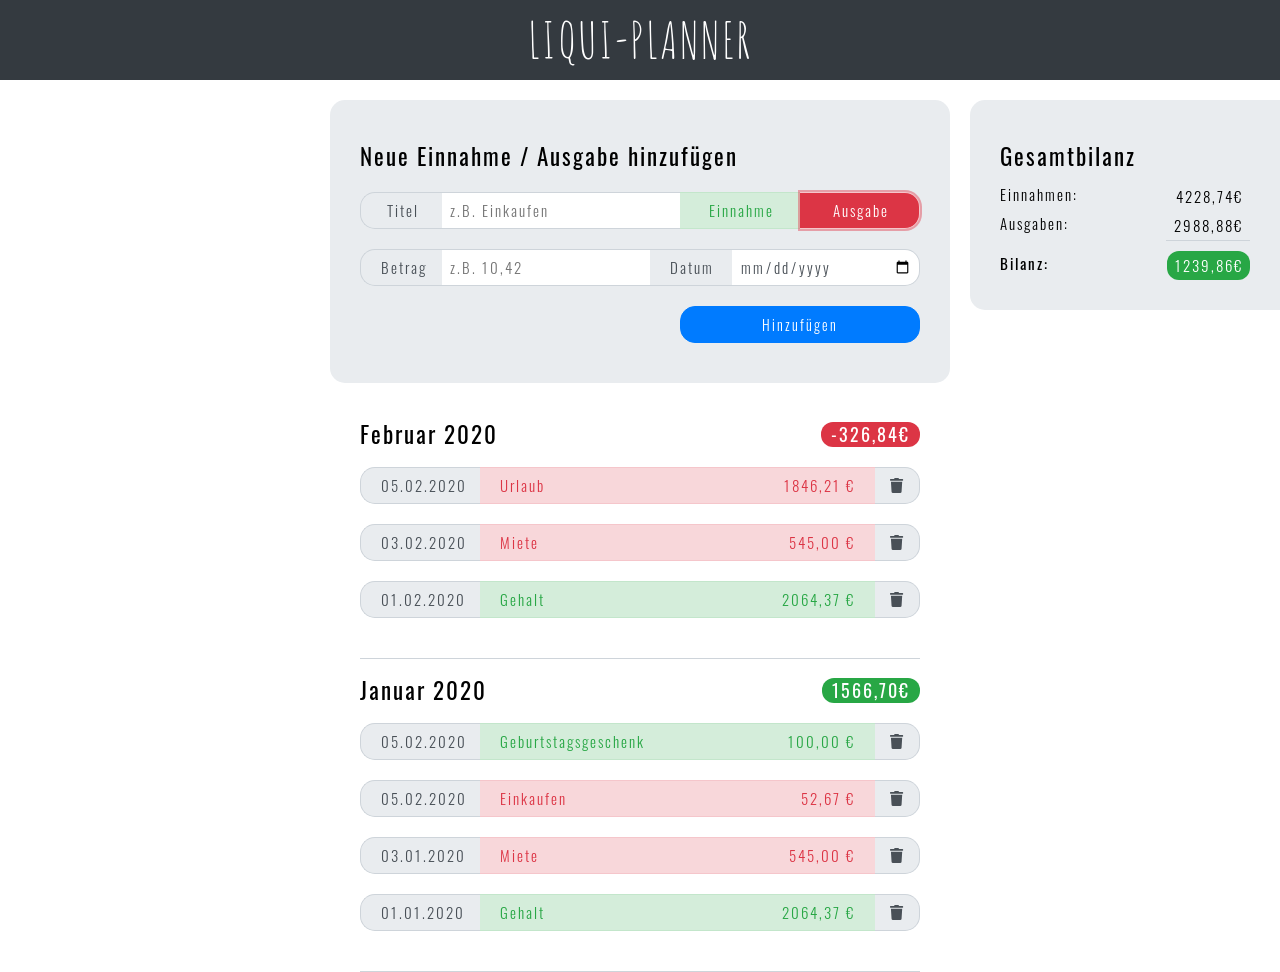
<file: JavaScript Komplettkurs/Liqui Planner Project/index.html>
<!DOCTYPE html>
<html lang="de">

<head>
    <meta charset="UTF-8">
    <meta name="viewport" content="width=device-width, initial-scale=1.0">
    <title>LIQUI-PLANNER</title>
    <!-- Favicons -->
    <link rel="apple-touch-icon" sizes="120x120" href="./src/img/fav/apple-touch-icon.png">
    <link rel="icon" type="image/png" sizes="32x32" href="./src/img/fav/favicon-32x32.png">
    <link rel="icon" type="image/png" sizes="16x16" href="./src/img/fav/favicon-16x16.png">
    <link rel="manifest" href="./src/img/fav/site.webmanifest">
    <link rel="mask-icon" href="./src/img/fav/safari-pinned-tab.svg" color="#5bbad5">
    <meta name="msapplication-TileColor" content="#ffc40d">
    <meta name="theme-color" content="#ffffff">
    <!-- Stylesheet -->
    <link rel="stylesheet" href="./src/css/style.min.css">
</head>

<body>

    <!-- Navigationsleiste -->
    <nav id="navigationsleiste">
        <a href="index.html"><span id="markenname">Liqui-Planner</span></a>
    </nav>

    <!-- Eingabeformular -->
    <section id="eingabeformular-container">
        <!-- Formular -->
        <form id="eingabeformular" action="#" method="get"></form>
        <!-- Titel -->
        <div class="eingabeformular-zeile">
            <h1>Neue Einnahme / Ausgabe hinzufügen</h1>
        </div>
        <!-- Titel-Typ-Eingabezeile -->
        <div class="eingabeformular-zeile">
            <div class="titel-typ-eingabe-gruppe">
                <label for="titel">Titel</label>
                <input type="text" id="titel" form="eingabeformular" name="titel" placeholder="z.B. Einkaufen" size="10" title="Titel des Eintrags">
                <input type="radio" id="einnahme" name="typ" value="einnahme" form="eingabeformular" title="Typ des Eintrags">
                <label for="einnahme" title="Typ des Eintrags">Einnahme</label>
                <input type="radio" id="ausgabe" name="typ" value="ausgabe" form="eingabeformular" title="Typ des Eintrags" checked>
                <label for="ausgabe" title="Typ des Eintrags">Ausgabe</label>
            </div>
        </div>
        <!-- Betrag-Datum-Eingabezeile -->
        <div class="eingabeformular-zeile">
            <div class="betrag-datum-eingabe-gruppe">
                <label for="betrag">Betrag</label>
                <input type="number" id="betrag" name="betrag" form="eingabeformular" placeholder="z.B. 10,42" size="10" step="0.01" title="Betrag des Eintrags (max. zwei Nachkommastellen, kein €-Zeichen)">
                <label for="datum">Datum</label>
                <input type="date" id="datum" name="datum" form="eingabeformular" placeholder="jjjj-mm-tt" size="10" title="Datum des Eintrags (Format: jjjj-mm-tt)">
            </div>
        </div>
        <!-- Absenden-Button -->
        <div class="eingabeformular-zeile">
            <button class="standard" type="submit" form="eingabeformular">Hinzufügen</button>
        </div>
    </section>

    <!-- Monatslisten -->
    <section id="monatslisten">

        <!-- Monatsliste -->
        <article class="monatsliste">
            <!-- Titel -->
            <h2>
                <span class="monat-jahr">Februar 2020</span>
                <span class="monatsbilanz negativ">-326,84€</span>
            </h2>
            <!-- Eintrags-Liste -->
            <ul>
                <li class="ausgabe">
                    <span class="datum">05.02.2020</span>
                    <span class="titel">Urlaub</span>
                    <span class="betrag">1846,21 €</span>
                    <button class="entfernen-button"><i class="fas fa-trash"></i></button>
                </li>
                <li class="ausgabe">
                    <span class="datum">03.02.2020</span>
                    <span class="titel">Miete</span>
                    <span class="betrag">545,00 €</span>
                    <button class="entfernen-button"><i class="fas fa-trash"></i></button>
                </li>
                <li class="einnahme">
                    <span class="datum">01.02.2020</span>
                    <span class="titel">Gehalt</span>
                    <span class="betrag">2064,37 €</span>
                    <button class="entfernen-button"><i class="fas fa-trash"></i></button>
                </li>
            </ul>
        </article>

        <!-- Monatsliste -->
        <article class="monatsliste">
            <!-- Titel -->
            <h2>
                <span class="monat-jahr">Januar 2020</span>
                <span class="monatsbilanz positiv">1566,70€</span>
            </h2>
            <!-- Eintrags-Liste -->
            <ul>
                <li class="einnahme">
                    <span class="datum">05.02.2020</span>
                    <span class="titel">Geburtstagsgeschenk</span>
                    <span class="betrag">100,00 €</span>
                    <button class="entfernen-button"><i class="fas fa-trash"></i></button>
                </li>
                <li class="ausgabe">
                    <span class="datum">05.02.2020</span>
                    <span class="titel">Einkaufen</span>
                    <span class="betrag">52,67 €</span>
                    <button class="entfernen-button"><i class="fas fa-trash"></i></button>
                </li>
                <li class="ausgabe">
                    <span class="datum">03.01.2020</span>
                    <span class="titel">Miete</span>
                    <span class="betrag">545,00 €</span>
                    <button class="entfernen-button"><i class="fas fa-trash"></i></button>
                </li>
                <li class="einnahme">
                    <span class="datum">01.01.2020</span>
                    <span class="titel">Gehalt</span>
                    <span class="betrag">2064,37 €</span>
                    <button class="entfernen-button"><i class="fas fa-trash"></i></button>
                </li>
            </ul>
        </article>

    </section>

    <!-- Gesamtbilanz -->
    <aside id="gesamtbilanz">
        <h1>Gesamtbilanz</h1>
        <div class="gesamtbilanz-zeile einnahmen"><span>Einnahmen:</span><span>4228,74€</span></div>
        <div class="gesamtbilanz-zeile ausgaben"><span>Ausgaben:</span><span>2988,88€</span></div>
        <div class="gesamtbilanz-zeile bilanz"><span>Bilanz:</span><span class="positiv">1239,86€</span></div>
    </aside>

    <!-- JavaScript-Datei des Praxisprojekts -->
    <script src="./src/js/main.js"></script>

    <!-- Fontawesome -->
    <script src="./src/fonts/fontawesome/all.min.js"></script>

</body>

</html>
</file>
<file: JavaScript Komplettkurs/Liqui Planner Project/src/css/style.min.css>
@font-face{font-family:"Amatic SC";font-style:normal;font-weight:400;src:local("Amatic SC Regular"),local("AmaticSC-Regular"),url(../fonts/amatic-sc/amatic-sc-v13-latin-regular.woff2) format("woff2"),url(../fonts/amatic-sc/amatic-sc-v13-latin-regular.woff) format("woff")}@font-face{font-family:Oswald;font-style:normal;font-weight:300;src:local(""),url(../fonts/oswald/oswald-v31-latin-300.woff2) format("woff2"),url(../fonts/oswald/oswald-v31-latin-300.woff) format("woff")}@font-face{font-family:Oswald;font-style:normal;font-weight:400;src:local(""),url(../fonts/oswald/oswald-v31-latin-regular.woff2) format("woff2"),url(../fonts/oswald/oswald-v31-latin-regular.woff) format("woff")}@font-face{font-family:Oswald;font-style:normal;font-weight:700;src:local(""),url(../fonts/oswald/oswald-v31-latin-700.woff2) format("woff2"),url(../fonts/oswald/oswald-v31-latin-700.woff) format("woff")}html{font-size:62.5%;-webkit-box-sizing:border-box;box-sizing:border-box}*,:after,:before{-webkit-box-sizing:inherit;box-sizing:inherit}body,button,input,option,select,textarea{font-family:Oswald,Helvetica,sans-serif;font-weight:300;font-size:1.5rem;line-height:1.5rem;letter-spacing:.2rem}body{margin:0;display:-ms-grid;display:grid;-ms-grid-columns:[col-1-start] 2rem 1fr 2rem [col-1-end 2rem col-2-start] 2rem 2fr 2rem [col-2-end 2rem col-3-start] 2rem 1fr 2rem [col-3-end];grid-template-columns:[col-1-start] 1fr [col-1-end col-2-start] 2fr [col-2-end col-3-start] 1fr [col-3-end];-ms-grid-rows:[row-1-start] 2rem auto 2rem [row-1-end 2rem row-2-start] 2rem auto 2rem [row-2-end 2rem row-3-start] 2rem auto 2rem [row-3-end];grid-template-rows:[row-1-start] auto [row-1-end row-2-start] auto [row-2-end row-3-start] auto [row-3-end];grid-template-areas:"navigationsleisten-bereich navigationsleisten-bereich navigationsleisten-bereich" ". eingabeformular-bereich gesamtbilanz-bereich" ". monatslisten-bereich gesamtbilanz-bereich";gap:2rem 2rem}h1,h2,h3,h4,h5,h6{font-weight:400}:focus{border-color:#80bdff;outline:0;-webkit-box-shadow:0 0 0 .2rem rgba(0,123,255,.25);box-shadow:0 0 0 .2rem rgba(0,123,255,.25);z-index:1}:-ms-input-placeholder,::-moz-placeholder,::-ms-input-placeholder,::-webkit-input-placeholder,::placeholder{color:#495057}#navigationsleiste{-ms-grid-row:1;-ms-grid-column:1;-ms-grid-column-span:5;grid-area:navigationsleisten-bereich;display:-webkit-box;display:-ms-flexbox;display:flex;-webkit-box-pack:center;-ms-flex-pack:center;justify-content:center;background-color:#343a40;line-height:8rem}#navigationsleiste>a{text-decoration:none}#markenname{font-size:5rem;text-transform:uppercase;color:#fff;font-family:"Amatic SC",cursive;line-height:inherit;vertical-align:bottom}#markenname>[class*=fa-]{font-size:4rem;vertical-align:baseline;margin-right:1rem}#eingabeformular-container{-ms-grid-row:3;-ms-grid-column:3;grid-area:eingabeformular-bereich;padding:3rem 3rem;background-color:#e9ecef;border-radius:1.5rem}#eingabeformular-container>.eingabeformular-zeile{display:-webkit-box;display:-ms-flexbox;display:flex;-webkit-box-align:start;-ms-flex-align:start;align-items:flex-start}#eingabeformular-container>.eingabeformular-zeile>*{-webkit-box-flex:1;-ms-flex-positive:1;flex-grow:1}#eingabeformular-container>.eingabeformular-zeile:last-of-type{-webkit-box-pack:end;-ms-flex-pack:end;justify-content:flex-end}[class$="-eingabe-gruppe"]{display:-webkit-box;display:-ms-flexbox;display:flex;margin:1rem 0}[class$="-eingabe-gruppe"]>input,[class$="-eingabe-gruppe"]>label{line-height:2.5rem;border:.1rem solid #ced4da}[class$="-eingabe-gruppe"]>label{width:8.2rem;padding:.5rem 1.8rem .5rem 2rem;background-color:#e9ecef;color:#495057;text-align:center;cursor:text}[class$="-eingabe-gruppe"]>:first-child{border-right:none;border-top-left-radius:1.5rem;border-bottom-left-radius:1.5rem}[class$="-eingabe-gruppe"]>:last-child{border-left:none;border-top-right-radius:1.5rem;border-bottom-right-radius:1.5rem}[class$="-eingabe-gruppe"]>input{padding:.375rem .75rem;-webkit-box-flex:1;-ms-flex-positive:1;flex-grow:1;color:#495057;-webkit-transition:color .15s ease-in-out,background-color .15s ease-in-out,-webkit-box-shadow .15s ease-in-out;transition:color .15s ease-in-out,background-color .15s ease-in-out,-webkit-box-shadow .15s ease-in-out;-o-transition:color .15s ease-in-out,background-color .15s ease-in-out,box-shadow .15s ease-in-out;transition:color .15s ease-in-out,background-color .15s ease-in-out,box-shadow .15s ease-in-out;transition:color .15s ease-in-out,background-color .15s ease-in-out,box-shadow .15s ease-in-out,-webkit-box-shadow .15s ease-in-out}.titel-typ-eingabe-gruppe>input{border-right:none;border-left:none}.titel-typ-eingabe-gruppe>label:nth-of-type(2){width:12rem;background-color:#d4edda;color:#28a745;border-color:#c3e6cb;border-right:none;border-left:none}.titel-typ-eingabe-gruppe>label:nth-of-type(3){width:12rem;background-color:#f8d7da;color:#dc3545;border-color:#f5c6cb;border-left:none}.titel-typ-eingabe-gruppe>input[type=radio]{display:none}.titel-typ-eingabe-gruppe>input[type=radio]:checked+label{color:#fff;z-index:1}.titel-typ-eingabe-gruppe>input[type=radio]:nth-of-type(2):checked+label{background-color:#28a745;-webkit-box-shadow:0 0 0 .2rem rgba(72,180,97,.5);box-shadow:0 0 0 .2rem rgba(72,180,97,.5)}.titel-typ-eingabe-gruppe>input[type=radio]:nth-of-type(3):checked+label{background-color:#dc3545;-webkit-box-shadow:0 0 0 .2rem rgba(225,83,97,.5);box-shadow:0 0 0 .2rem rgba(225,83,97,.5)}.betrag-datum-eingabe-gruppe>input:nth-of-type(1){border-right:none;border-left:none}.betrag-datum-eingabe-gruppe>label:nth-of-type(2){border-right:none;border-left:none}button.standard{max-width:24rem;line-height:2.5rem;font-size:1.4rem;background-color:#007bff;border:.1rem solid #007bff;padding:.5rem 2rem;color:#fff;border-radius:1.5rem;margin:1rem 0;cursor:pointer;-webkit-transition:color .15s ease-in-out,background-color .15s ease-in-out,-webkit-box-shadow .15s ease-in-out;transition:color .15s ease-in-out,background-color .15s ease-in-out,-webkit-box-shadow .15s ease-in-out;-o-transition:color .15s ease-in-out,background-color .15s ease-in-out,box-shadow .15s ease-in-out;transition:color .15s ease-in-out,background-color .15s ease-in-out,box-shadow .15s ease-in-out;transition:color .15s ease-in-out,background-color .15s ease-in-out,box-shadow .15s ease-in-out,-webkit-box-shadow .15s ease-in-out}button.standard:focus{border-color:#0062cc;outline:0;-webkit-box-shadow:0 0 0 .2rem rgba(38,143,255,.5);box-shadow:0 0 0 .2rem rgba(38,143,255,.5);z-index:1}.fehlerbox{background-color:#f8d7da;color:#dc3545;border:.1rem solid #f5c6cb;border-radius:1.5rem;padding:1.5rem 2rem;margin-bottom:1rem}.fehlerbox>ul{margin:.75rem 0 0}#monatslisten{-ms-grid-row:5;-ms-grid-column:3;grid-area:monatslisten-bereich}.monatsliste{margin:1rem 3rem 0;border-bottom:.1rem solid #ced4da}.monatsliste>h2{display:-webkit-box;display:-ms-flexbox;display:flex;-webkit-box-align:center;-ms-flex-align:center;align-items:center}.monatsliste>h2>.monat-jahr{-webkit-box-flex:1;-ms-flex-positive:1;flex-grow:1}.monatsliste>h2>.monatsbilanz{-webkit-box-flex:0;-ms-flex-positive:0;flex-grow:0;font-size:1.8rem;padding:.5rem 1rem;color:#fff;border-radius:1.2rem}.monatsliste>h2>.monatsbilanz.positiv{background-color:#28a745}.monatsliste>h2>.monatsbilanz.negativ{background-color:#dc3545}.monatsliste>ul{list-style:none;padding:0;margin-bottom:4rem}.monatsliste>ul>li{display:-webkit-box;display:-ms-flexbox;display:flex;line-height:2.5rem;margin:2rem 0}.monatsliste>ul>li>.datum{padding:.5rem 1.8rem .5rem 2rem;border-top:.1rem solid #ced4da;border-right:none;border-bottom:.1rem solid #ced4da;border-left:.1rem solid #ced4da;border-bottom-left-radius:1.5rem;border-top-left-radius:1.5rem;-webkit-box-flex:0;-ms-flex-positive:0;flex-grow:0;background-color:#e9ecef;color:#495057;width:12rem}.monatsliste>ul>li>.titel{padding:.5rem 2rem;border-top:.1rem solid #ced4da;border-right:none;border-bottom:.1rem solid #ced4da;border-left:none;-webkit-box-flex:1;-ms-flex-positive:1;flex-grow:1}.monatsliste>ul>li>.betrag{padding:.5rem 2rem;border-top:.1rem solid #ced4da;border-right:none;border-bottom:.1rem solid #ced4da;border-left:none;-webkit-box-flex:0;-ms-flex-positive:0;flex-grow:0}.monatsliste>ul>li>.entfernen-button{color:#495057;width:4.5rem;background-color:#e9ecef;padding:.5rem 1rem;border-top:.1rem solid #ced4da;border-right:.1rem solid #ced4da;border-bottom:.1rem solid #ced4da;border-left:none;border-bottom-right-radius:1.5rem;border-top-right-radius:1.5rem;-webkit-box-flex:0;-ms-flex-positive:0;flex-grow:0}.monatsliste>ul>li>.entfernen-button>*{pointer-events:none}.monatsliste>ul>li>.entfernen-button:focus{border-color:#80bdff;outline:0;-webkit-box-shadow:0 0 0 .2rem rgba(0,123,255,.25);box-shadow:0 0 0 .2rem rgba(0,123,255,.25);z-index:1}.monatsliste>ul>li.ausgabe>.betrag,.monatsliste>ul>li.ausgabe>.titel{background-color:#f8d7da;color:#dc3545;border-color:#f5c6cb}.monatsliste>ul>li.einnahme>.betrag,.monatsliste>ul>li.einnahme>.titel{background-color:#d4edda;color:#28a745;border-color:#c3e6cb}#gesamtbilanz{-ms-grid-row:3;-ms-grid-row-span:3;-ms-grid-column:5;grid-area:gesamtbilanz-bereich;padding:3rem 3rem;background-color:#e9ecef;border-top-left-radius:1.5rem;border-bottom-left-radius:1.5rem;-ms-grid-row-align:start;align-self:start}#gesamtbilanz>.gesamtbilanz-zeile{display:-webkit-box;display:-ms-flexbox;display:flex;line-height:2.5rem}#gesamtbilanz>.gesamtbilanz-zeile>span:nth-of-type(1){-webkit-box-flex:1;-ms-flex-positive:1;flex-grow:1}#gesamtbilanz>.gesamtbilanz-zeile>span:nth-of-type(2){-webkit-box-flex:0;-ms-flex-positive:0;flex-grow:0;padding:.2rem .75rem}#gesamtbilanz>.bilanz{margin-top:1rem}#gesamtbilanz>.ausgaben>span:nth-of-type(2){border-bottom:.1rem solid #ced4da}#gesamtbilanz>.bilanz>span:nth-of-type(1){font-weight:400}#gesamtbilanz>.bilanz>span:nth-of-type(2){color:#fff;border-radius:1.2rem}#gesamtbilanz>.bilanz>span:nth-of-type(2).positiv{background-color:#28a745}#gesamtbilanz>.bilanz>span:nth-of-type(2).negativ{background-color:#dc3545}
</file>
